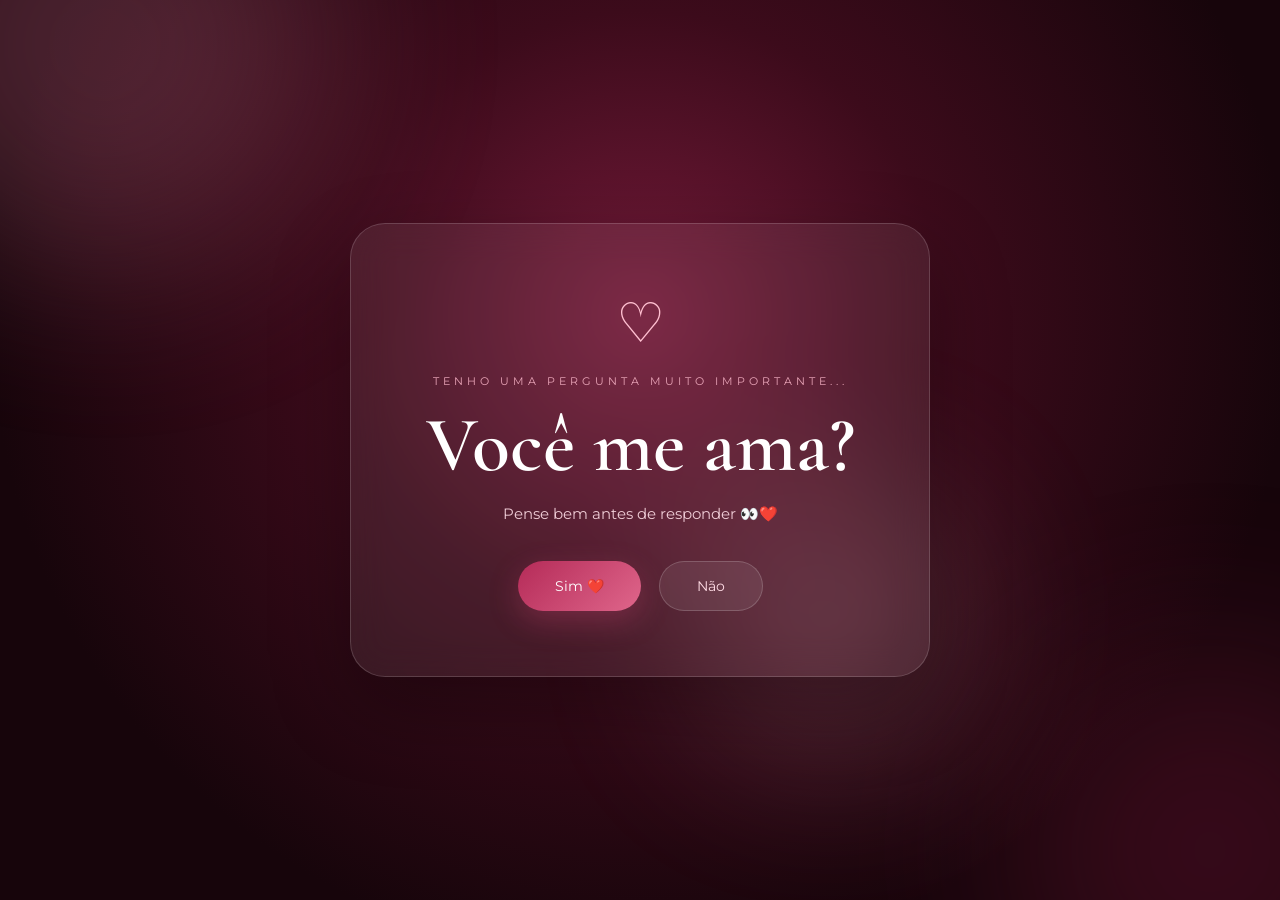
<file: index.html>
<!DOCTYPE html>
<html lang="pt-BR">

<head>

    <meta charset="UTF-8">

    <meta
        name="viewport"
        content="width=device-width, initial-scale=1.0"
    >

    <title>Uma pergunta para você ❤️</title>

    <link rel="stylesheet" href="entrada.css">

    <link rel="preconnect" href="https://fonts.googleapis.com">

    <link
        rel="preconnect"
        href="https://fonts.gstatic.com"
        crossorigin
    >

    <link
        href="https://fonts.googleapis.com/css2?family=Cormorant+Garamond:wght@500;600;700&family=Montserrat:wght@300;400;500;600&display=swap"
        rel="stylesheet"
    >

</head>

<body>


    <!-- FUNDO -->

    <div class="background">

        <div class="glow glow-1"></div>
        <div class="glow glow-2"></div>
        <div class="glow glow-3"></div>

    </div>


    <!-- EFEITOS DE CORAÇÃO -->

    <div id="heartEffects"></div>


    <!-- CONTEÚDO -->

    <main class="question-container">

        <div class="question-card" id="questionCard">

            <div class="top-heart" id="topHeart">
                ♡
            </div>

            <p class="small-text">
                TENHO UMA PERGUNTA MUITO IMPORTANTE...
            </p>

            <h1 id="question">
                Você me ama?
            </h1>

            <p class="question-description" id="description">
                Pense bem antes de responder 👀❤️
            </p>


            <div class="buttons">

                <button
                    class="yes-button"
                    id="yesButton"
                >
                    Sim ❤️
                </button>

                <button
                    class="no-button"
                    id="noButton"
                >
                    Não
                </button>

            </div>

        </div>

    </main>


    <script src="entrada.js"></script>

</body>

</html>
</file>
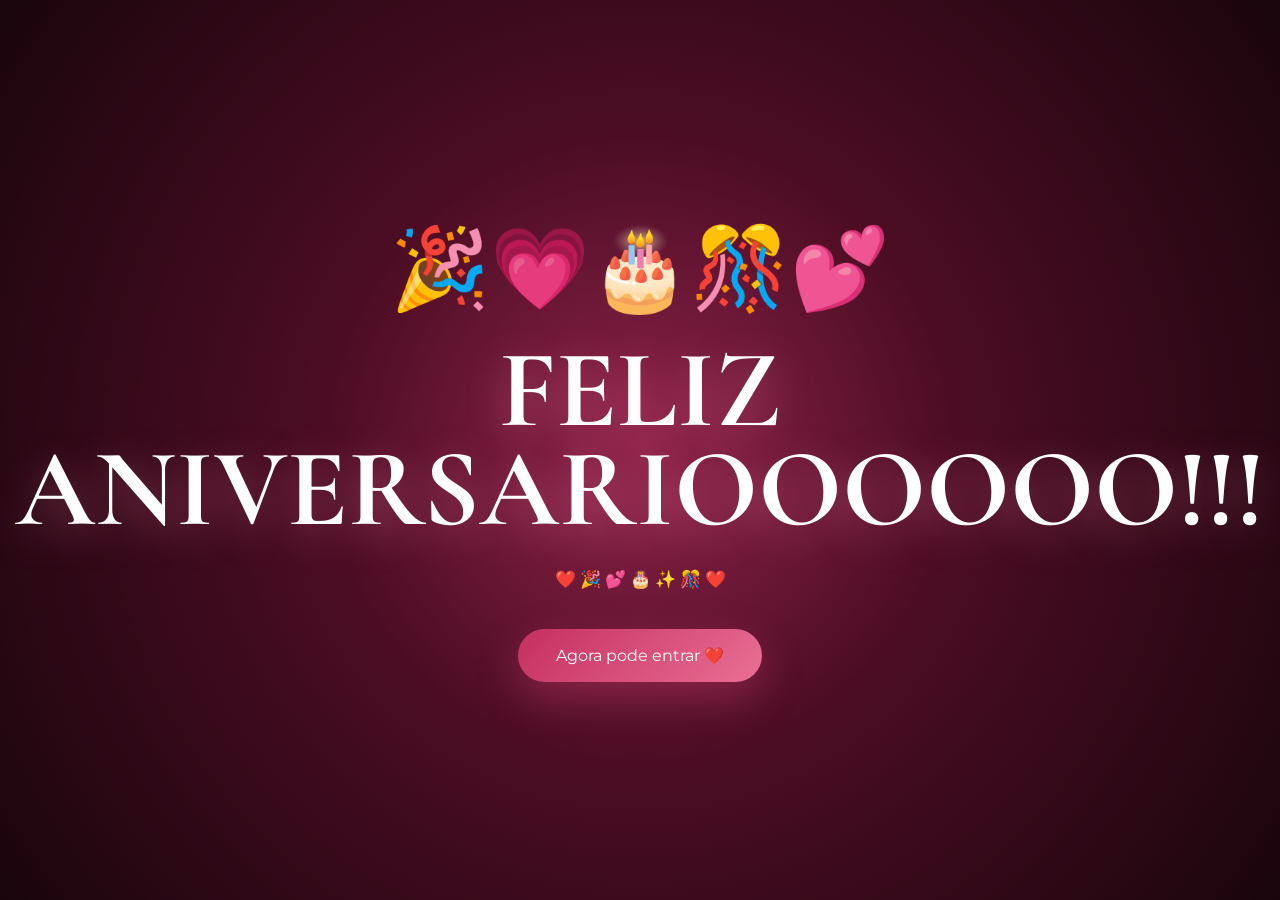
<file: aniversario.html>
<!DOCTYPE html>
<html lang="pt-BR">

<head>

    <meta charset="UTF-8">

    <meta
        name="viewport"
        content="width=device-width, initial-scale=1.0"
    >

    <title>Feliz Aniversário ❤️🎉</title>

    <link rel="preconnect" href="https://fonts.googleapis.com">

    <link
        rel="preconnect"
        href="https://fonts.gstatic.com"
        crossorigin
    >

    <link
        href="https://fonts.googleapis.com/css2?family=Cormorant+Garamond:wght@600;700&family=Montserrat:wght@300;400;500;600&display=swap"
        rel="stylesheet"
    >


    <style>

        * {

            margin: 0;
            padding: 0;
            box-sizing: border-box;

        }


        body {

            min-height: 100vh;

            overflow: hidden;

            display: flex;

            justify-content: center;

            align-items: center;

            text-align: center;

            color: white;

            font-family:
                "Montserrat",
                sans-serif;

            background:

                radial-gradient(
                    circle at center,
                    #8e2349 0%,
                    #4c0d24 40%,
                    #19050c 100%
                );

        }


        .birthday {

            position: relative;

            z-index: 10;

            padding: 30px;

            animation:
                appear
                1s ease;

        }


        .emoji {

            font-size:
                clamp(45px, 8vw, 80px);

            margin-bottom: 25px;

        }


        h1 {

            font-family:
                "Cormorant Garamond",
                serif;

            font-size:
                clamp(55px, 11vw, 110px);

            line-height: 0.9;

            margin-bottom: 30px;

            text-shadow:
                0 10px 40px
                rgba(255, 140, 180, 0.4);

        }


        p {

            color: #ffd9e4;

            margin-bottom: 40px;

            font-size: 17px;

        }


        a {

            display: inline-block;

            padding:
                17px 38px;

            border-radius: 50px;

            text-decoration: none;

            color: white;

            background:

                linear-gradient(
                    135deg,
                    #c52f60,
                    #e96f95
                );

            box-shadow:
                0 15px 40px
                rgba(220, 70, 120, 0.35);

            transition:
                0.3s;

        }


        a:hover {

            transform:
                translateY(-4px)
                scale(1.05);

        }


        .heart {

            position: fixed;

            bottom: -40px;

            pointer-events: none;

            animation:
                rise linear forwards;

        }


        @keyframes rise {

            from {

                transform:
                    translateY(0)
                    rotate(0deg);

                opacity: 0;

            }


            15% {

                opacity: 1;

            }


            to {

                transform:
                    translateY(-115vh)
                    rotate(360deg);

                opacity: 0;

            }

        }


        @keyframes appear {

            from {

                opacity: 0;

                transform:
                    scale(0.8);

            }


            to {

                opacity: 1;

                transform:
                    scale(1);

            }

        }

    </style>

</head>


<body>


    <div class="birthday">

        <div class="emoji">
            🎉💗🎂🎊💕
        </div>


        <h1>
            FELIZ<br>
            ANIVERSARIOOOOOO!!!
        </h1>


        <p>
            ❤️ 🎉 💕 🎂 ✨ 🎊 ❤️
        </p>


        <a href="site.html">

            Agora pode entrar ❤️

        </a>

    </div>


    <script>

        function createHeart() {

            const heart =
                document.createElement("div");


            heart.className =
                "heart";


            const symbols = [

                "♥",
                "♡",
                "💕",
                "🎉",
                "✨",
                "🎊",
                "💗"

            ];


            heart.textContent =
                symbols[
                    Math.floor(
                        Math.random() *
                        symbols.length
                    )
                ];


            heart.style.left =
                Math.random() * 100 + "vw";


            heart.style.fontSize =
                14 +
                Math.random() * 28 +
                "px";


            heart.style.animationDuration =
                6 +
                Math.random() * 6 +
                "s";


            document.body.appendChild(
                heart
            );


            setTimeout(
                () => {

                    heart.remove();

                },

                13000
            );

        }


        setInterval(
            createHeart,
            250
        );

    </script>


</body>

</html>
</file>
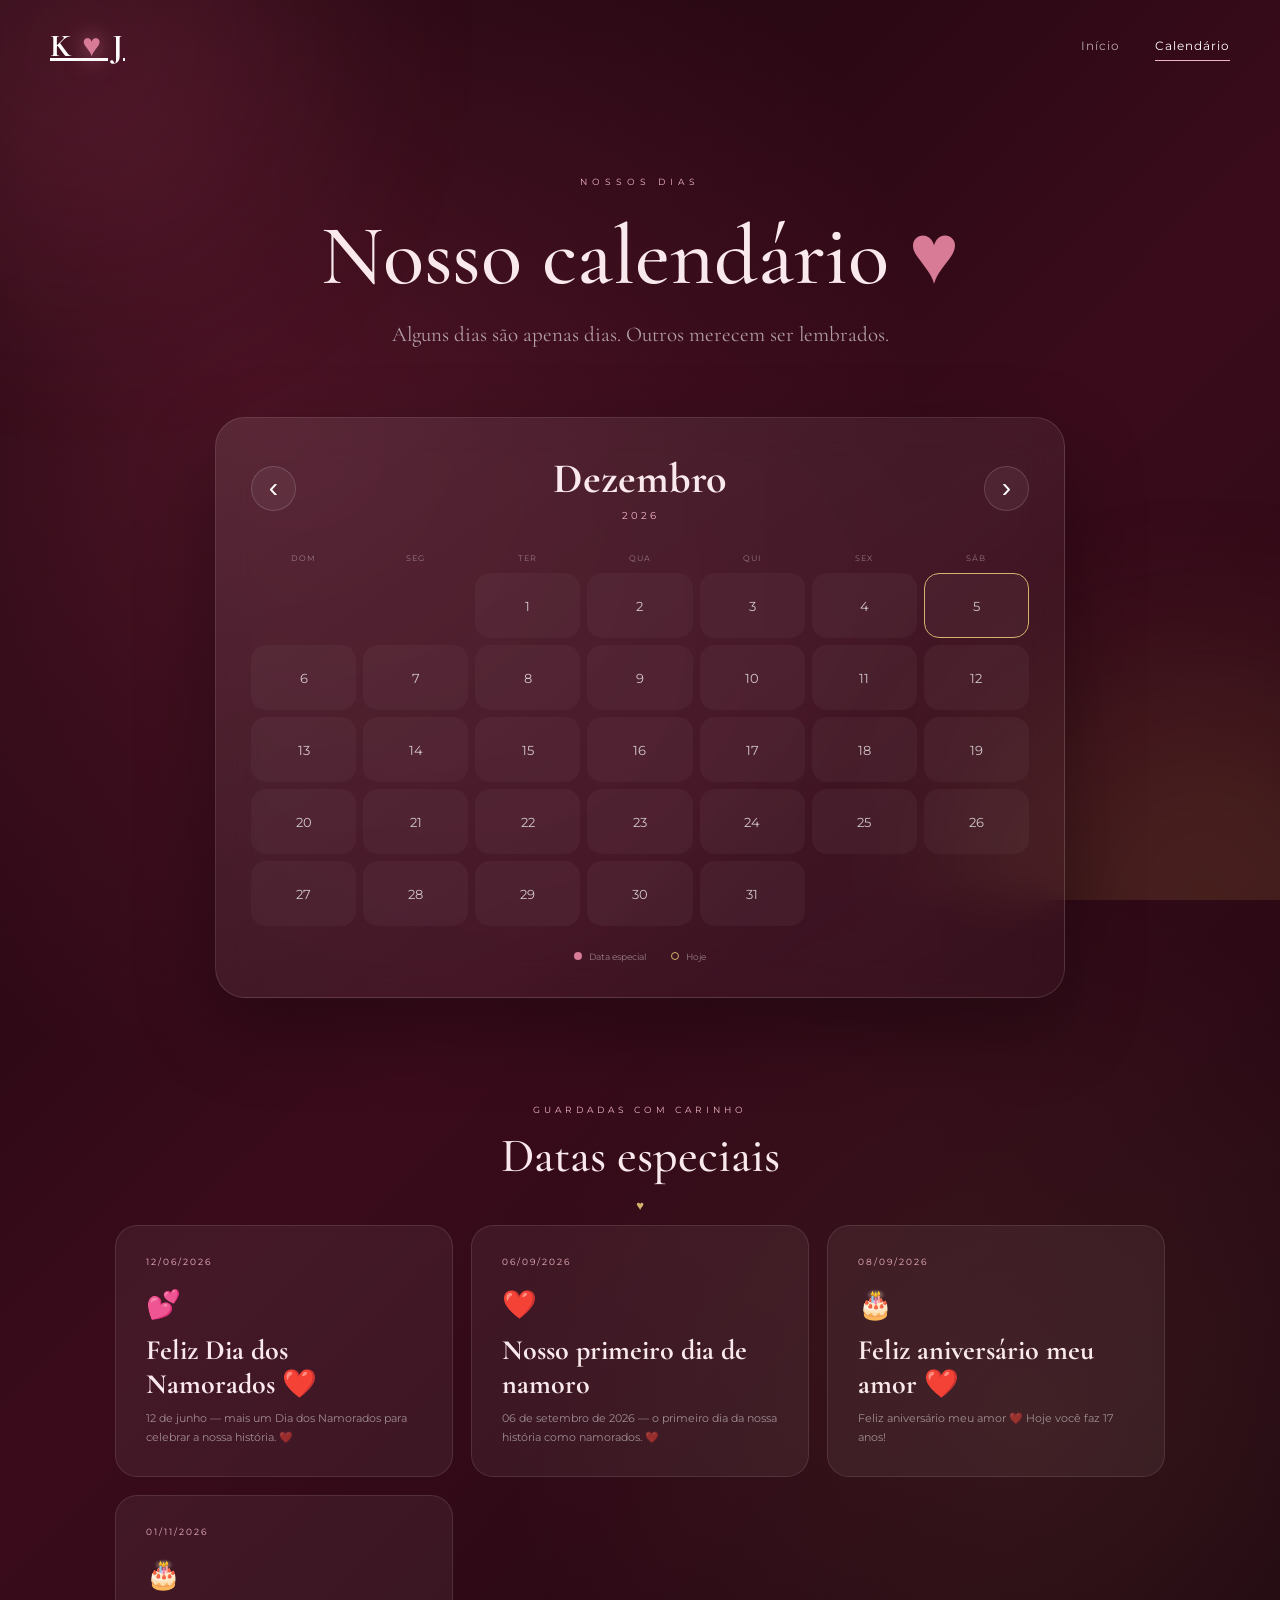
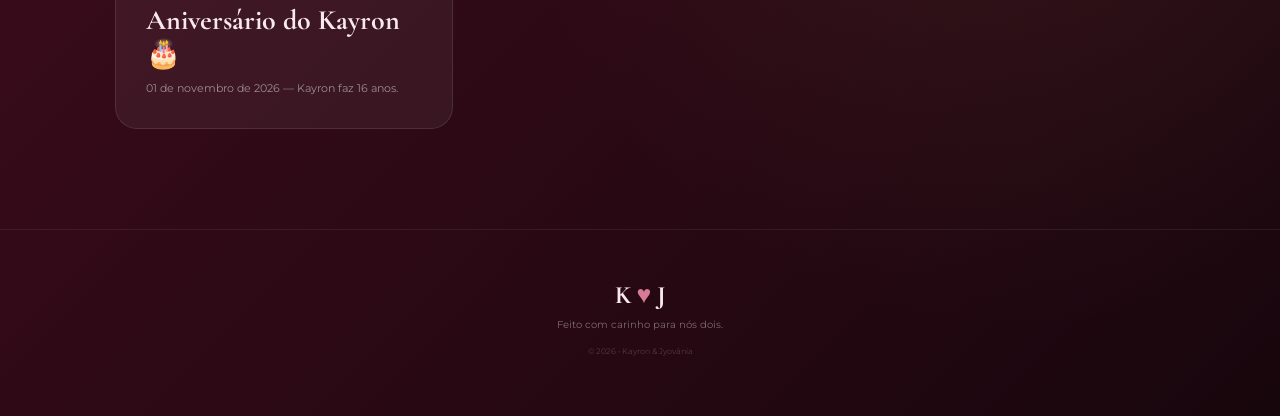
<file: calendario.html>
<!DOCTYPE html>

<html lang="pt-BR">

<head>

    <meta charset="UTF-8">

    <meta name="viewport" content="width=device-width, initial-scale=1.0">

    <title>Nosso Calendário ❤️</title>

    <link rel="stylesheet" href="kayron.css">

    <link rel="preconnect" href="https://fonts.googleapis.com">

    <link rel="preconnect" href="https://fonts.gstatic.com" crossorigin>

    <link href="https://fonts.googleapis.com/css2?family=Cormorant+Garamond:wght@400;500;600;700&family=Montserrat:wght@300;400;500;600&display=swap" rel="stylesheet">

</head>

<body>

    <div class="background">

        <div class="glow glow-1"></div>

        <div class="glow glow-2"></div>

    </div>

    <div id="hearts-container"></div>


    <header class="header">

        <a href="site.html" class="logo">

            K <span>♥</span> J

        </a>

        <button class="menu-button" id="menuButton">

            ☰

        </button>

        <nav class="navigation" id="navigation">

            <a href="site.html">

                Início

            </a>

            <a href="calendario.html" class="active">

                Calendário

            </a>

        </nav>

    </header>


    <main class="inner-page">


        <section class="page-title">

            <span>

                NOSSOS DIAS

            </span>

            <h1>

                Nosso calendário

                <span>♥</span>

            </h1>

            <p>

                Alguns dias são apenas dias.

                Outros merecem ser lembrados.

            </p>

        </section>


        <!-- CALENDÁRIO -->

        <section class="calendar-box">


            <div class="calendar-header">

                <button id="previousMonth">

                    ‹

                </button>

                <div>

                    <h2 id="monthName">

                        Setembro

                    </h2>

                    <span id="yearNumber">

                        2026

                    </span>

                </div>

                <button id="nextMonth">

                    ›

                </button>

            </div>


            <div class="weekdays">

                <span>DOM</span>

                <span>SEG</span>

                <span>TER</span>

                <span>QUA</span>

                <span>QUI</span>

                <span>SEX</span>

                <span>SÁB</span>

            </div>


            <div class="calendar-grid" id="calendarGrid"></div>


            <div class="calendar-legend">

                <div>

                    <i class="legend-special"></i>

                    Data especial

                </div>

                <div>

                    <i class="legend-today"></i>

                    Hoje

                </div>

            </div>


        </section>


        <!-- DATAS -->

        <section class="special-section">

            <div class="section-heading">

                <span>

                    GUARDADAS COM CARINHO

                </span>

                <h2>

                    Datas especiais

                </h2>

                <div class="heading-line">

                    ♥

                </div>

            </div>


            <div class="special-grid" id="specialGrid"></div>


        </section>


        <!-- MODAL -->

        <div class="date-modal" id="dateModal">

            <div class="modal-content">

                <button class="modal-close" id="closeModal">

                    ×

                </button>

                <div class="modal-icon" id="modalIcon">

                    ♥

                </div>

                <span id="modalDate">

                    DATA

                </span>

                <h2 id="modalTitle">

                    Título

                </h2>

                <p id="modalText">

                    Texto

                </p>

            </div>

        </div>


    </main>


    <footer>

        <div class="footer-logo">

            K <span>♥</span> J

        </div>

        <p>

            Feito com carinho para nós dois.

        </p>

        <small>

            © 2026 • Kayron & Jyovânia

        </small>

    </footer>


    <script src="script.js"></script>

</body>

</html>
</file>
<file: entrada.css>
* {
    margin: 0;
    padding: 0;
    box-sizing: border-box;
}

:root {
    --wine-dark: #17050b;
    --wine: #4f0d22;
    --wine-light: #8f2948;

    --rose: #df7898;
    --rose-light: #ffc0d1;

    --cream: #fff4f6;
    --white: #ffffff;
}


/* =========================
   BODY
========================= */

body {
    min-height: 100vh;

    overflow: hidden;

    font-family: "Montserrat", sans-serif;

    color: white;

    background:
        radial-gradient(
            circle at 50% 35%,
            #741a39 0%,
            #3c0b1b 35%,
            #17050b 75%
        );
}


/* =========================
   FUNDO
========================= */

.background {
    position: fixed;

    inset: 0;

    overflow: hidden;

    pointer-events: none;

    z-index: 0;
}

.glow {
    position: absolute;

    border-radius: 50%;

    filter: blur(90px);

    opacity: 0.25;
}

.glow-1 {
    width: 450px;
    height: 450px;

    background: #df7898;

    top: -180px;
    left: -120px;
}

.glow-2 {
    width: 400px;
    height: 400px;

    background: #951d47;

    right: -130px;
    bottom: -150px;
}

.glow-3 {
    width: 250px;
    height: 250px;

    background: #ffafc4;

    left: 55%;
    top: 55%;
}


/* =========================
   CONTEÚDO
========================= */

.question-container {
    position: relative;

    z-index: 10;

    min-height: 100vh;

    display: flex;

    justify-content: center;

    align-items: center;

    padding: 25px;
}

.question-card {
    position: relative;

    width: min(580px, 94%);

    padding: 65px 40px;

    text-align: center;

    border-radius: 35px;

    background:
        rgba(255, 255, 255, 0.07);

    border:
        1px solid rgba(255, 255, 255, 0.16);

    backdrop-filter: blur(18px);

    box-shadow:
        0 30px 80px rgba(0, 0, 0, 0.32);

    transition:
        transform 0.5s ease,
        box-shadow 0.5s ease;
}

.question-card.stronger {
    box-shadow:
        0 30px 100px rgba(215, 74, 119, 0.35);
}


/* CORAÇÃO DO TOPO */

.top-heart {
    font-size: 55px;

    color: var(--rose-light);

    margin-bottom: 18px;

    animation:
        heartbeat 1.8s infinite;
}


.small-text {
    font-size: 11px;

    letter-spacing: 4px;

    color: #e9a5b8;

    margin-bottom: 18px;
}


h1 {
    font-family:
        "Cormorant Garamond",
        serif;

    font-size:
        clamp(45px, 8vw, 78px);

    font-weight: 600;

    line-height: 1;

    margin-bottom: 20px;
}


.question-description {
    color: #efccd6;

    font-size: 15px;

    margin-bottom: 38px;
}


/* =========================
   BOTÕES
========================= */

.buttons {
    display: flex;

    justify-content: center;

    gap: 18px;

    flex-wrap: wrap;
}


button {
    border: none;

    cursor: pointer;

    font-family:
        "Montserrat",
        sans-serif;

    font-size: 14px;

    padding:
        15px 37px;

    border-radius: 50px;

    transition:
        transform 0.25s ease,
        box-shadow 0.25s ease,
        background 0.25s ease;
}


.yes-button {
    color: white;

    background:
        linear-gradient(
            135deg,
            #b52b58,
            #df668b
        );

    box-shadow:
        0 10px 30px
        rgba(215, 74, 119, 0.3);
}


.yes-button:hover {
    transform:
        translateY(-4px)
        scale(1.05);

    box-shadow:
        0 15px 40px
        rgba(215, 74, 119, 0.45);
}


.no-button {
    color: #ffdce5;

    background:
        rgba(255, 255, 255, 0.08);

    border:
        1px solid
        rgba(255, 255, 255, 0.18);
}


.no-button:hover {
    background:
        rgba(255, 255, 255, 0.13);
}


/* =========================
   CORAÇÕES FLUTUANTES
========================= */

#heartEffects {
    position: fixed;

    inset: 0;

    overflow: hidden;

    pointer-events: none;

    z-index: 2;
}


.floating-effect {
    position: absolute;

    bottom: -50px;

    color:
        rgba(255, 175, 199, 0.5);

    animation:
        floatingHeart
        linear
        forwards;
}


@keyframes floatingHeart {

    0% {
        transform:
            translateY(0)
            rotate(0deg)
            scale(0.7);

        opacity: 0;
    }

    10% {
        opacity: 1;
    }

    50% {
        transform:
            translateY(-55vh)
            rotate(180deg)
            scale(1);
    }

    100% {
        transform:
            translateY(-115vh)
            rotate(360deg)
            scale(0.8);

        opacity: 0;
    }
}


/* =========================
   CORAÇÕES QUE EXPLODEM
========================= */

.burst-heart {
    position: fixed;

    left: 50%;
    top: 50%;

    pointer-events: none;

    z-index: 5;

    animation:
        burst
        1.8s ease-out
        forwards;
}


@keyframes burst {

    from {
        transform:
            translate(-50%, -50%)
            scale(0);

        opacity: 1;
    }

    to {
        transform:
            translate(
                calc(-50% + var(--x)),
                calc(-50% + var(--y))
            )
            rotate(var(--r))
            scale(1.5);

        opacity: 0;
    }
}


/* =========================
   BATIMENTO
========================= */

@keyframes heartbeat {

    0%,
    100% {
        transform:
            scale(1);
    }

    25% {
        transform:
            scale(1.15);
    }

    40% {
        transform:
            scale(1);
    }

    60% {
        transform:
            scale(1.12);
    }
}


/* =========================
   SEGURANÇA CONTRA A
   IMAGEM ANTIGA
========================= */

.imagem-voadora {
    display: none !important;
}


/* =========================
   CELULAR
========================= */

@media (max-width: 600px) {

    .question-card {
        padding:
            50px 22px;
    }

    .buttons {
        gap: 12px;
    }

    button {
        min-width: 120px;
    }

}
</file>
<file: kayron.css>
:root {

    --wine-dark: #210811;
    --wine: #5b1028;
    --wine-light: #8f2948;

    --rose: #d77b96;
    --rose-light: #f0b4c5;

    --gold: #d7b26d;

    --cream: #fff7f4;
    --white: #ffffff;

    --text: #f9e9ed;
    --text-dark: #3c242b;

    --glass: rgba(255,255,255,0.07);
    --border: rgba(255,255,255,0.13);

}

* {
    margin: 0;
    padding: 0;
    box-sizing: border-box;
}

html {
    scroll-behavior: smooth;
}

body {

    min-height: 100vh;

    font-family: 'Montserrat', sans-serif;

    color: var(--text);

    background:
        radial-gradient(
            circle at 20% 20%,
            rgba(143,41,72,0.35),
            transparent 35%
        ),
        radial-gradient(
            circle at 80% 70%,
            rgba(215,178,109,0.08),
            transparent 30%
        ),
        linear-gradient(
            135deg,
            #17050b,
            #3a0b1b 45%,
            #18060d
        );

    overflow-x: hidden;
}

.background {
    position: fixed;

    inset: 0;

    pointer-events: none;

    z-index: -5;

    overflow: hidden;
}

.glow {

    position: absolute;

    width: 450px;
    height: 450px;

    border-radius: 50%;

    filter: blur(100px);

    opacity: 0.18;

}

.glow-1 {

    background: #d64c76;

    top: -180px;
    left: -150px;

    animation: glowMove 9s ease-in-out infinite alternate;
}

.glow-2 {

    background: #b88a42;

    bottom: -220px;
    right: -150px;

    animation: glowMove 11s ease-in-out infinite alternate-reverse;
}

@keyframes glowMove {

    from {
        transform: translate(0,0) scale(1);
    }

    to {
        transform: translate(70px,40px) scale(1.2);
    }

}



/* =========================================================
   CORAÇÕES
========================================================= */

#hearts-container {

    position: fixed;

    inset: 0;

    pointer-events: none;

    z-index: 1;

    overflow: hidden;
}

.floating-heart {

    position: absolute;

    bottom: -30px;

    color: rgba(240,180,197,0.25);

    animation: floatHeart linear forwards;

}

@keyframes floatHeart {

    0% {
        transform: translateY(0) rotate(0);
        opacity: 0;
    }

    10% {
        opacity: 1;
    }

    100% {
        transform:
            translateY(-110vh)
            rotate(30deg);

        opacity: 0;
    }

}



/* =========================================================
   HEADER
========================================================= */

.header {

    width: min(1180px, calc(100% - 40px));

    margin: auto;

    height: 90px;

    display: flex;

    align-items: center;

    justify-content: space-between;

    position: relative;

    z-index: 20;

}

.logo {

    font-family: 'Cormorant Garamond', serif;

    font-size: 32px;

    font-weight: 700;

    letter-spacing: 2px;

    color: white;

}

.logo span {

    color: var(--rose);

    text-shadow:
        0 0 20px rgba(215,123,150,0.7);

}



.navigation {

    display: flex;

    gap: 35px;

}

.navigation a {

    color: rgba(255,255,255,0.65);

    text-decoration: none;

    font-size: 12px;

    letter-spacing: 1px;

    position: relative;

    padding: 8px 0;

    transition: 0.3s;

}

.navigation a::after {

    content: '';

    position: absolute;

    left: 0;

    bottom: 0;

    width: 0;

    height: 1px;

    background: var(--rose-light);

    transition: 0.3s;

}

.navigation a:hover,
.navigation a.active {

    color: white;

}

.navigation a:hover::after,
.navigation a.active::after {

    width: 100%;

}



.menu-button {

    display: none;

    border: 1px solid var(--border);

    background: var(--glass);

    color: white;

    border-radius: 10px;

    width: 43px;
    height: 43px;

    font-size: 20px;

}



/* =========================================================
   HERO
========================================================= */

.hero {

    min-height: calc(100vh - 90px);

    width: min(1000px, calc(100% - 40px));

    margin: auto;

    display: flex;

    flex-direction: column;

    align-items: center;

    justify-content: center;

    text-align: center;

    position: relative;

}

.hero-decoration {

    font-size: 22px;

    color: var(--gold);

    animation: sparkle 2s infinite alternate;

}

@keyframes sparkle {

    from {
        opacity: 0.4;
        transform: scale(0.8);
    }

    to {
        opacity: 1;
        transform: scale(1.3);
    }

}

.small-title {

    margin-top: 20px;

    font-size: 10px;

    letter-spacing: 5px;

    color: var(--rose-light);

}

.hero h1 {

    margin-top: 25px;

    font-family: 'Cormorant Garamond', serif;

    font-size: clamp(70px, 11vw, 130px);

    font-weight: 500;

    line-height: 0.85;

    letter-spacing: -3px;

    text-shadow:
        0 15px 50px rgba(0,0,0,0.35);

}

.hero h1 span {

    color: var(--rose);

    font-size: 0.55em;

    vertical-align: middle;

    display: inline-block;

    animation: heartbeat 2s infinite;

}

@keyframes heartbeat {

    0%,100% {
        transform: scale(1);
    }

    10% {
        transform: scale(1.18);
    }

    20% {
        transform: scale(1);
    }

    30% {
        transform: scale(1.12);
    }

}

.hero-description {

    max-width: 580px;

    margin-top: 30px;

    font-family: 'Cormorant Garamond', serif;

    font-size: 24px;

    line-height: 1.5;

    color: rgba(255,255,255,0.7);

}

.hero-buttons {

    display: flex;

    gap: 15px;

    margin-top: 35px;

}

.button {

    text-decoration: none;

    padding: 15px 26px;

    border-radius: 50px;

    font-size: 11px;

    letter-spacing: 1px;

    transition: 0.3s;

}

.button-primary {

    color: white;

    background:
        linear-gradient(
            135deg,
            var(--wine-light),
            var(--wine)
        );

    box-shadow:
        0 10px 35px rgba(143,41,72,0.35);

}

.button-primary:hover {

    transform: translateY(-4px);

    box-shadow:
        0 15px 45px rgba(143,41,72,0.5);

}

.button-outline {

    color: white;

    border: 1px solid rgba(255,255,255,0.2);

    background: rgba(255,255,255,0.05);

    backdrop-filter: blur(10px);

}

.button-outline:hover {

    background: rgba(255,255,255,0.12);

    transform: translateY(-4px);

}

.scroll-indicator {

    position: absolute;

    bottom: 25px;

    display: flex;

    flex-direction: column;

    align-items: center;

    gap: 7px;

    opacity: 0.45;

}

.scroll-indicator span {

    width: 1px;

    height: 30px;

    background: var(--rose-light);

}

.scroll-indicator p {

    font-size: 8px;

    letter-spacing: 2px;

    text-transform: uppercase;

}



/* =========================================================
   TÍTULOS DE SEÇÃO
========================================================= */

.section-heading {

    text-align: center;

}

.section-heading > span {

    color: var(--rose-light);

    font-size: 9px;

    letter-spacing: 4px;

}

.section-heading h2 {

    margin-top: 10px;

    font-family: 'Cormorant Garamond', serif;

    font-size: 48px;

    font-weight: 500;

}

.heading-line {

    margin: 12px auto;

    color: var(--gold);

    font-size: 13px;

}



/* =========================================================
   CONTADOR
========================================================= */

.relationship {

    width: min(1000px, calc(100% - 40px));

    margin: auto;

    padding: 100px 0;

}

.counter-container {

    margin: 45px auto 0;

    display: grid;

    grid-template-columns: repeat(4,1fr);

    max-width: 750px;

    border:

        1px solid rgba(255,255,255,0.12);

    border-radius: 25px;

    overflow: hidden;

    background:

        linear-gradient(
            135deg,
            rgba(255,255,255,0.08),
            rgba(255,255,255,0.025)
        );

    backdrop-filter: blur(20px);

    box-shadow:
        0 25px 70px rgba(0,0,0,0.3);

}

.counter-card {

    padding: 30px 10px;

    text-align: center;

    border-right:
        1px solid rgba(255,255,255,0.1);

}

.counter-card:last-child {

    border-right: none;

}

.counter-card strong {

    display: block;

    font-family: 'Cormorant Garamond', serif;

    font-size: 48px;

    font-weight: 500;

    color: var(--rose-light);

}

.counter-card span {

    font-size: 9px;

    letter-spacing: 3px;

    color: rgba(255,255,255,0.5);

}



/* =========================================================
   CARDS
========================================================= */

.features {

    width: min(1000px, calc(100% - 40px));

    margin: auto;

    display: grid;

    grid-template-columns: repeat(3,1fr);

    gap: 18px;

    padding: 30px 0 110px;

}

.feature-card {

    padding: 35px 30px;

    border:

        1px solid rgba(255,255,255,0.1);

    border-radius: 25px;

    background:
        linear-gradient(
            145deg,
            rgba(255,255,255,0.08),
            rgba(255,255,255,0.025)
        );

    backdrop-filter: blur(15px);

    transition: 0.4s;

    position: relative;

    overflow: hidden;

}

.feature-card::before {

    content: '';

    position: absolute;

    width: 150px;
    height: 150px;

    border-radius: 50%;

    background: rgba(215,123,150,0.1);

    top: -70px;
    right: -70px;

}

.feature-card:hover {

    transform: translateY(-10px);

    border-color:
        rgba(215,123,150,0.35);

    box-shadow:
        0 20px 60px rgba(0,0,0,0.25);

}

.feature-card.featured {

    background:
        linear-gradient(
            145deg,
            rgba(143,41,72,0.35),
            rgba(255,255,255,0.04)
        );

}

.feature-icon {

    font-size: 30px;

}

.feature-card h3 {

    font-family: 'Cormorant Garamond', serif;

    font-size: 30px;

    margin-top: 18px;

}

.feature-card p {

    color: rgba(255,255,255,0.6);

    font-size: 12px;

    line-height: 1.8;

    margin-top: 8px;

}

.feature-card a {

    display: inline-block;

    margin-top: 25px;

    color: var(--rose-light);

    font-size: 10px;

    letter-spacing: 1px;

}

.feature-card a span {

    margin-left: 8px;

}



/* =========================================================
   FRASE
========================================================= */

.love-message {

    width: min(850px, calc(100% - 40px));

    margin: auto;

    text-align: center;

    padding: 50px 20px 120px;

}

.message-decoration {

    font-family: serif;

    font-size: 70px;

    color: var(--rose);

    opacity: 0.5;

}

.love-message p {

    font-family: 'Cormorant Garamond', serif;

    font-size: 34px;

    line-height: 1.4;

}

.love-message > span {

    display: block;

    margin-top: 20px;

    color: var(--rose-light);

    font-size: 10px;

    letter-spacing: 3px;

}



/* =========================================================
   PÁGINAS INTERNAS
========================================================= */

.inner-page {

    width: min(1050px, calc(100% - 40px));

    margin: auto;

    padding-bottom: 100px;

}

.page-title {

    text-align: center;

    padding: 80px 0 70px;

}

.page-title > span {

    color: var(--rose-light);

    font-size: 9px;

    letter-spacing: 5px;

}

.page-title h1 {

    margin-top: 15px;

    font-family: 'Cormorant Garamond', serif;

    font-size: clamp(55px,8vw,85px);

    font-weight: 500;

}

.page-title h1 span {

    color: var(--rose);

}

.page-title p {

    margin: 15px auto 0;

    max-width: 550px;

    color: rgba(255,255,255,0.6);

    font-family: 'Cormorant Garamond', serif;

    font-size: 21px;

}



/* =========================================================
   TIMELINE
========================================================= */

.timeline {

    position: relative;

}

.timeline::before {

    content: '';

    position: absolute;

    left: 50%;

    top: 0;

    bottom: 0;

    width: 1px;

    background:
        linear-gradient(
            transparent,
            rgba(215,123,150,0.5),
            transparent
        );

}

.timeline-item {

    display: grid;

    grid-template-columns: 1fr 100px 1fr;

    min-height: 250px;

    align-items: center;

}

.timeline-date {

    grid-column: 1;

    text-align: right;

    padding-right: 35px;

    font-family: 'Cormorant Garamond', serif;

    font-size: 50px;

    color: var(--rose-light);

}

.timeline-date small {

    display: block;

    font-family: 'Montserrat', sans-serif;

    font-size: 9px;

    letter-spacing: 3px;

    color: rgba(255,255,255,0.4);

}

.timeline-line {

    grid-column: 2;

    display: flex;

    justify-content: center;

    z-index: 2;

}

.timeline-dot {

    width: 48px;

    height: 48px;

    display: grid;

    place-items: center;

    border-radius: 50%;

    background: #4b1225;

    border: 1px solid var(--rose);

    box-shadow:
        0 0 30px rgba(215,123,150,0.25);

}

.timeline-card {

    grid-column: 3;

    padding: 30px;

    border-radius: 22px;

    border: 1px solid rgba(255,255,255,0.1);

    background: rgba(255,255,255,0.055);

    backdrop-filter: blur(15px);

    position: relative;

}

.timeline-card > span {

    font-size: 8px;

    letter-spacing: 3px;

    color: var(--rose-light);

}

.timeline-card h2 {

    margin-top: 8px;

    font-family: 'Cormorant Garamond', serif;

    font-size: 31px;

}

.timeline-card p {

    margin-top: 8px;

    color: rgba(255,255,255,0.58);

    font-size: 12px;

    line-height: 1.8;

}

.card-heart {

    position: absolute;

    top: 20px;

    right: 25px;

    color: var(--rose);

    opacity: 0.4;

}



/* ALTERNADO */

.timeline-item.reverse .timeline-date {

    grid-column: 3;

    grid-row: 1;

    text-align: left;

    padding-right: 0;

    padding-left: 35px;

}

.timeline-item.reverse .timeline-card {

    grid-column: 1;

    grid-row: 1;

}

.timeline-item.reverse .timeline-line {

    grid-column: 2;

    grid-row: 1;

}

.future-item .timeline-card {

    border-style: dashed;

}



/* =========================================================
   MENSAGEM FINAL
========================================================= */

.closing-message {

    margin-top: 100px;

    text-align: center;

    padding: 50px 20px;

    border-radius: 30px;

    border: 1px solid rgba(255,255,255,0.1);

    background: rgba(255,255,255,0.04);

}

.closing-message > div {

    color: var(--rose);

    font-size: 30px;

}

.closing-message h2 {

    font-family: 'Cormorant Garamond', serif;

    font-size: 38px;

    margin-top: 10px;

}

.closing-message p {

    color: rgba(255,255,255,0.5);

    font-size: 12px;

    margin-top: 8px;

}



/* =========================================================
   CALENDÁRIO
========================================================= */

.calendar-box {

    max-width: 850px;

    margin: auto;

    padding: 35px;

    border-radius: 30px;

    background:
        linear-gradient(
            145deg,
            rgba(255,255,255,0.09),
            rgba(255,255,255,0.025)
        );

    border: 1px solid rgba(255,255,255,0.12);

    backdrop-filter: blur(20px);

    box-shadow:
        0 30px 80px rgba(0,0,0,0.3);

}

.calendar-header {

    display: flex;

    justify-content: space-between;

    align-items: center;

    text-align: center;

    margin-bottom: 30px;

}

.calendar-header button {

    width: 45px;
    height: 45px;

    border-radius: 50%;

    border: 1px solid rgba(255,255,255,0.15);

    background: rgba(255,255,255,0.05);

    color: white;

    font-size: 28px;

    cursor: pointer;

    transition: 0.3s;

}

.calendar-header button:hover {

    background: var(--wine-light);

}

.calendar-header h2 {

    font-family: 'Cormorant Garamond', serif;

    font-size: 42px;

}

.calendar-header span {

    color: var(--rose-light);

    font-size: 10px;

    letter-spacing: 3px;

}

.weekdays,
.calendar-grid {

    display: grid;

    grid-template-columns: repeat(7,1fr);

    gap: 7px;

}

.weekdays span {

    text-align: center;

    font-size: 8px;

    color: rgba(255,255,255,0.4);

    letter-spacing: 1px;

    padding-bottom: 10px;

}

.calendar-day {

    min-height: 65px;

    border: 1px solid transparent;

    border-radius: 15px;

    background: rgba(255,255,255,0.035);

    color: rgba(255,255,255,0.75);

    display: flex;

    align-items: center;

    justify-content: center;

    position: relative;

    cursor: pointer;

    transition: 0.25s;

    font-family: 'Montserrat', sans-serif;

}

.calendar-day:hover {

    transform: translateY(-3px);

    background: rgba(255,255,255,0.09);

}

.calendar-day.empty {

    background: transparent;

    cursor: default;

}

.calendar-day.today {

    border-color: var(--gold);

}

.calendar-day.special {

    background:
        linear-gradient(
            145deg,
            rgba(143,41,72,0.6),
            rgba(143,41,72,0.2)
        );

    border-color: rgba(215,123,150,0.5);

    color: white;

    font-weight: 600;

}

.calendar-day.special::after {

    content: '♥';

    position: absolute;

    bottom: 6px;

    font-size: 8px;

    color: var(--rose-light);

}

.calendar-legend {

    display: flex;

    justify-content: center;

    gap: 25px;

    margin-top: 25px;

    color: rgba(255,255,255,0.45);

    font-size: 9px;

}

.calendar-legend i {

    display: inline-block;

    width: 8px;
    height: 8px;

    border-radius: 50%;

    margin-right: 5px;

}

.legend-special {

    background: var(--rose);

}

.legend-today {

    border: 1px solid var(--gold);

}



/* DATAS */

.special-section {

    padding-top: 100px;

}

.special-grid {

    display: grid;

    grid-template-columns: repeat(3,1fr);

    gap: 18px;

}

.special-card {

    padding: 30px;

    border-radius: 22px;

    background: rgba(255,255,255,0.055);

    border: 1px solid rgba(255,255,255,0.1);

    transition: 0.3s;

}

.special-card:hover {

    transform: translateY(-7px);

    border-color: rgba(215,123,150,0.3);

}

.special-card .date {

    color: var(--rose-light);

    font-size: 9px;

    letter-spacing: 2px;

}

.special-card .icon {

    font-size: 28px;

    margin-top: 20px;

}

.special-card h3 {

    font-family: 'Cormorant Garamond', serif;

    font-size: 28px;

    margin-top: 12px;

}

.special-card p {

    margin-top: 8px;

    color: rgba(255,255,255,0.5);

    font-size: 11px;

    line-height: 1.7;

}



/* MODAL */

.date-modal {

    position: fixed;

    inset: 0;

    display: none;

    align-items: center;

    justify-content: center;

    padding: 20px;

    background: rgba(10,2,6,0.75);

    backdrop-filter: blur(10px);

    z-index: 100;

}

.date-modal.open {

    display: flex;

}

.modal-content {

    width: min(450px,100%);

    padding: 45px 30px;

    text-align: center;

    border-radius: 28px;

    border: 1px solid rgba(255,255,255,0.15);

    background:
        linear-gradient(
            145deg,
            #461124,
            #220812
        );

    box-shadow:
        0 30px 100px rgba(0,0,0,0.5);

    position: relative;

    animation: modalOpen 0.3s ease;

}

@keyframes modalOpen {

    from {
        transform: scale(0.85);
        opacity: 0;
    }

    to {
        transform: scale(1);
        opacity: 1;
    }

}

.modal-close {

    position: absolute;

    right: 18px;
    top: 12px;

    background: none;

    border: none;

    color: rgba(255,255,255,0.5);

    font-size: 30px;

    cursor: pointer;

}

.modal-icon {

    font-size: 38px;

}

.modal-content > span {

    display: block;

    margin-top: 12px;

    color: var(--rose-light);

    font-size: 9px;

    letter-spacing: 3px;

}

.modal-content h2 {

    margin-top: 10px;

    font-family: 'Cormorant Garamond', serif;

    font-size: 35px;

}

.modal-content p {

    margin-top: 10px;

    color: rgba(255,255,255,0.6);

    font-size: 12px;

    line-height: 1.8;

}



/* =========================================================
   GALERIA
========================================================= */

.photo-gallery {

    display: grid;

    grid-template-columns: repeat(3,1fr);

    grid-auto-rows: 250px;

    gap: 18px;

}

.photo-card {

    border-radius: 25px;

    overflow: hidden;

    border: 1px solid rgba(255,255,255,0.1);

    background:
        linear-gradient(
            145deg,
            rgba(255,255,255,0.08),
            rgba(255,255,255,0.025)
        );

}

.photo-card.large {

    grid-column: span 2;

    grid-row: span 2;

}

.photo-empty {

    height: 100%;

    display: flex;

    flex-direction: column;

    justify-content: center;

    align-items: center;

    text-align: center;

    padding: 20px;

    background:
        radial-gradient(
            circle,
            rgba(143,41,72,0.2),
            transparent 60%
        );

    transition: 0.4s;

}

.photo-card:hover .photo-empty {

    transform: scale(1.04);

    background:
        radial-gradient(
            circle,
            rgba(143,41,72,0.35),
            transparent 60%
        );

}

.photo-empty > div {

    font-size: 45px;

    opacity: 0.7;

}

.photo-empty span {

    margin-top: 15px;

    color: var(--rose-light);

    font-size: 9px;

    letter-spacing: 3px;

}

.photo-empty p {

    margin-top: 8px;

    color: rgba(255,255,255,0.4);

    font-size: 10px;

}



/* ALBUM MESSAGE */

.album-message {

    text-align: center;

    margin-top: 70px;

    padding: 50px 20px;

}

.album-heart {

    color: var(--rose);

    font-size: 35px;

    animation: heartbeat 2s infinite;

}

.album-message h2 {

    font-family: 'Cormorant Garamond', serif;

    font-size: 38px;

    margin-top: 12px;

}

.album-message p {

    color: rgba(255,255,255,0.5);

    font-size: 12px;

    margin-top: 7px;

}



/* =========================================================
   FOOTER
========================================================= */

footer {

    text-align: center;

    padding: 50px 20px 60px;

    border-top:
        1px solid rgba(255,255,255,0.07);

}

.footer-logo {

    font-family: 'Cormorant Garamond', serif;

    font-size: 25px;

    font-weight: 700;

}

.footer-logo span {

    color: var(--rose);

}

footer p {

    color: rgba(255,255,255,0.4);

    font-size: 10px;

    margin-top: 8px;

}

footer small {

    display: block;

    color: rgba(255,255,255,0.2);

    font-size: 8px;

    margin-top: 15px;

}



/* =========================================================
   CELULAR
========================================================= */

@media (max-width: 750px) {

    .header {

        height: 75px;

        width: calc(100% - 30px);

    }

    .menu-button {

        display: block;

    }

    .navigation {

        display: none;

        position: absolute;

        top: 65px;

        left: 0;

        right: 0;

        padding: 15px;

        flex-direction: column;

        gap: 5px;

        border-radius: 18px;

        background:
            rgba(35,7,16,0.96);

        border: 1px solid rgba(255,255,255,0.12);

        backdrop-filter: blur(20px);

    }

    .navigation.open {

        display: flex;

    }

    .navigation a {

        padding: 13px;

        text-align: center;

    }



    .hero {

        min-height: calc(100vh - 75px);

    }

    .hero h1 {

        font-size: 65px;

        line-height: 0.9;

    }

    .hero-description {

        font-size: 20px;

    }

    .hero-buttons {

        flex-direction: column;

        width: 230px;

    }

    .button {

        text-align: center;

    }



    .counter-container {

        grid-template-columns: repeat(2,1fr);

    }

    .counter-card {

        border-bottom:
            1px solid rgba(255,255,255,0.1);

    }

    .counter-card:nth-child(2) {

        border-right: none;

    }

    .counter-card strong {

        font-size: 40px;

    }



    .features {

        grid-template-columns: 1fr;

    }



    .love-message p {

        font-size: 27px;

    }



    .page-title {

        padding: 60px 0;

    }

    .page-title h1 {

        font-size: 55px;

    }



    /* timeline mobile */

    .timeline::before {

        left: 23px;

    }

    .timeline-item,
    .timeline-item.reverse {

        display: grid;

        grid-template-columns: 48px 1fr;

        min-height: 270px;

    }

    .timeline-date,
    .timeline-item.reverse .timeline-date {

        grid-column: 2;

        grid-row: 1;

        text-align: left;

        padding: 0 0 10px;

        font-size: 35px;

    }

    .timeline-line,
    .timeline-item.reverse .timeline-line {

        grid-column: 1;

        grid-row: 1 / span 2;

    }

    .timeline-card,
    .timeline-item.reverse .timeline-card {

        grid-column: 2;

        grid-row: 2;

    }



    .calendar-box {

        padding: 20px 10px;

    }

    .calendar-day {

        min-height: 48px;

        border-radius: 10px;

        font-size: 11px;

    }

    .weekdays span {

        font-size: 7px;

    }

    .special-grid {

        grid-template-columns: 1fr;

    }



    .photo-gallery {

        grid-template-columns: 1fr;

        grid-auto-rows: 240px;

    }

    .photo-card.large {

        grid-column: span 1;

        grid-row: span 1;

    }



    .section-heading h2 {

        font-size: 40px;

    }

}
/* =========================================================
   MEMÓRIAS
========================================================= */

.memory-intro {

    max-width: 850px;

    margin: 0 auto 45px;

    padding: 30px;

    display: flex;

    align-items: center;

    gap: 25px;

    border-radius: 25px;

    background:
        linear-gradient(
            135deg,
            rgba(143, 41, 72, 0.28),
            rgba(255,255,255,0.04)
        );

    border: 1px solid rgba(255,255,255,0.1);

    backdrop-filter: blur(15px);

}

.memory-intro-icon {

    width: 65px;
    height: 65px;

    flex-shrink: 0;

    display: grid;

    place-items: center;

    border-radius: 50%;

    background: rgba(215,123,150,0.15);

    border: 1px solid rgba(215,123,150,0.3);

    color: var(--rose-light);

    font-size: 27px;

}

.memory-intro span {

    font-size: 8px;

    letter-spacing: 3px;

    color: var(--rose-light);

}

.memory-intro h2 {

    margin-top: 7px;

    font-family: 'Cormorant Garamond', serif;

    font-size: 30px;

}

.memory-intro p {

    margin-top: 5px;

    color: rgba(255,255,255,0.5);

    font-size: 11px;

}



/* GALERIA */

.memory-gallery {

    display: grid;

    grid-template-columns: repeat(3, 1fr);

    grid-auto-rows: 260px;

    gap: 18px;

}

.memory-photo {

    position: relative;

    overflow: hidden;

    border-radius: 25px;

    border: 1px solid rgba(255,255,255,0.1);

    background:
        linear-gradient(
            145deg,
            rgba(255,255,255,0.08),
            rgba(255,255,255,0.025)
        );

}

.memory-large {

    grid-column: span 2;

    grid-row: span 2;

}

.memory-placeholder {

    height: 100%;

    display: flex;

    flex-direction: column;

    align-items: center;

    justify-content: center;

    text-align: center;

    padding: 20px;

    background:

        radial-gradient(
            circle at center,
            rgba(143,41,72,0.28),
            transparent 65%
        );

    transition: 0.5s;

}

.memory-photo:hover .memory-placeholder {

    transform: scale(1.05);

    background:

        radial-gradient(
            circle at center,
            rgba(143,41,72,0.45),
            transparent 65%
        );

}

.placeholder-icon {

    font-size: 48px;

    filter:
        drop-shadow(
            0 0 15px
            rgba(215,123,150,0.35)
        );

}

.memory-placeholder h3 {

    margin-top: 15px;

    font-family: 'Cormorant Garamond', serif;

    font-size: 28px;

}

.memory-placeholder p {

    margin-top: 5px;

    color: rgba(255,255,255,0.4);

    font-size: 10px;

}



/* FINAL */

.memory-ending {

    text-align: center;

    padding: 100px 20px 30px;

}

.memory-ending-heart {

    font-size: 35px;

    color: var(--rose);

    animation: heartbeat 2s infinite;

}

.memory-ending h2 {

    margin-top: 15px;

    font-family: 'Cormorant Garamond', serif;

    font-size: 40px;

}

.memory-ending p {

    margin-top: 8px;

    color: rgba(255,255,255,0.5);

    font-size: 11px;

}



/* CELULAR */

@media (max-width: 750px) {

    .memory-intro {

        align-items: flex-start;

    }

    .memory-gallery {

        grid-template-columns: 1fr;

        grid-auto-rows: 250px;

    }

    .memory-large {

        grid-column: span 1;

        grid-row: span 1;

    }

    .memory-ending h2 {

        font-size: 32px;

    }

}
/* =========================================================
   IMAGEM "ES PARA TI"
========================================================= */

.para-ti-container {

    display: flex;

    justify-content: center;

    align-items: center;

    margin-top: 55px;

}


.para-ti-image {

    width: 230px;

    max-width: 75%;

    height: auto;

    display: block;

    /*
        Pequena animação suave.
    */

    animation:
        paraTiFloat
        5s
        ease-in-out
        infinite;

    filter:
        drop-shadow(
            0 18px 30px
            rgba(0,0,0,0.25)
        );

}


@keyframes paraTiFloat {

    0%,
    100% {

        transform:
            translateY(0);

    }

    50% {

        transform:
            translateY(-8px);

    }

}



/* CELULAR */

@media (max-width: 750px) {

    .para-ti-container {

        margin-top: 40px;

    }

    .para-ti-image {

        width: 190px;

    }

}
</file>
